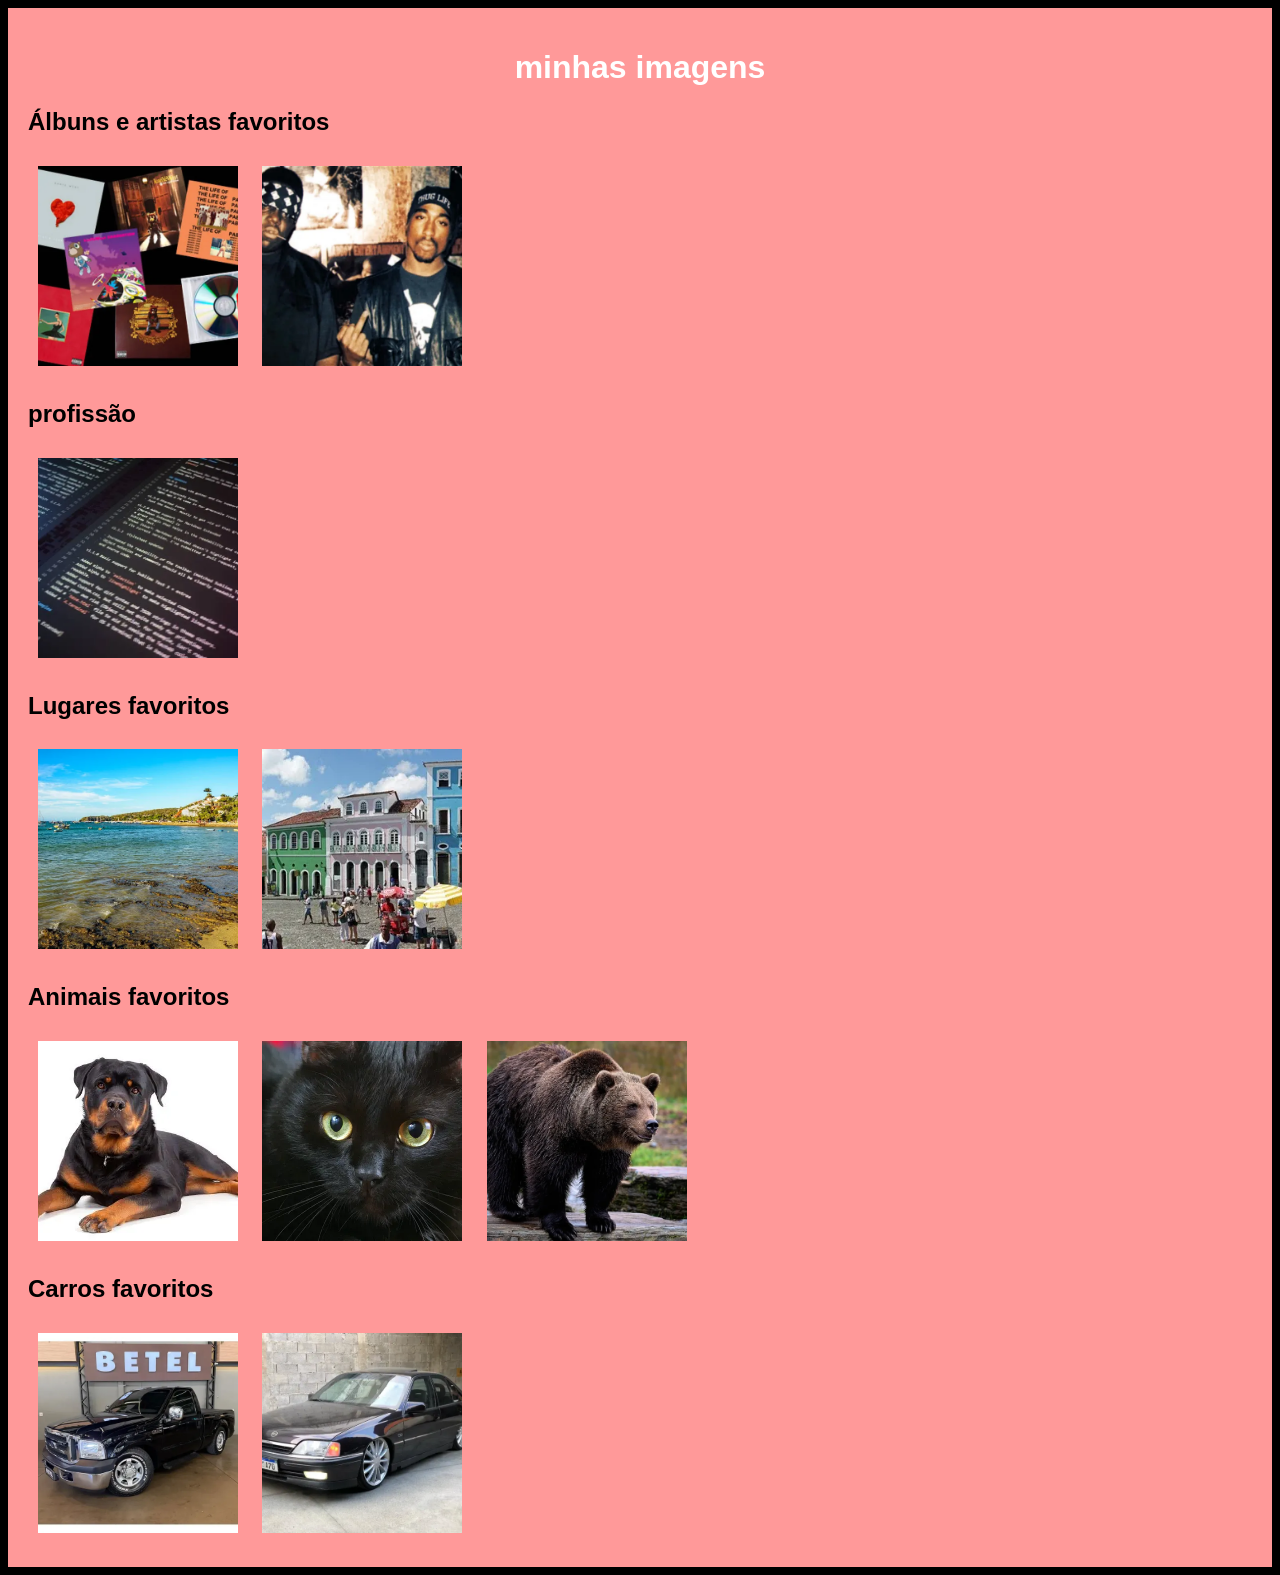
<file: index.html>
<!DOCTYPE html>
<html lang="en">
<head>
    <meta charset="UTF-8">
    <meta name="viewport" content="width=device-width, initial-scale=1.0">
    <title>papo coeca</title>
    <link rel="stylesheet" href="./assents/css/style.css">
</head>
<body>
    <main>
        
        <h1>minhas imagens</h1>

        <section id="albuns">
            <div class="section-header">
                <h2>Álbuns e artistas favoritos</h2>
            </div>
            <div class="imagens">
                <img src="./assents/img/albuns0.webp" alt="imagem 1">
                <img src="./assents/img/the-boys.webp" alt="imagem 2">
            </div>
        </section>

         <section id="profissao">
            <div class="section-header">
                <h2>profissão</h2>
            </div>
            <div class="imagens">
                <img src="./assents/img/software.webp" alt="imagem 3">
            </div>
        </section>

        <section id="lugares">
            <div class="section-header">
                <h2>Lugares favoritos</h2>
            </div>
            <div class="imagens">
                <img src="./assents/img/rj.webp" alt="imagem 4">
                <img src="./assents/img/ba.webp" alt="imagem 5">
            </div>
        </section>

        <section id="animais">
            <div class="section-header">
                <h2>Animais favoritos</h2>
            </div>
            <div class="imagens">
                <img src="./assents/img/dog.webp" alt="imagem 6">
                <img src="./assents/img/cat.webp" alt="imagem 7">
                <img src="./assents/img/urso.webp" alt="imagem 8">
            </div>
        </section>

        <section id="carros">
            <div class="section-header">
                <h2>Carros favoritos</h2>
            </div>
            <div class="imagens">
                <img src="./assents/img/car2.webp" alt="imagem 9">
                <img src="./assents/img/car.webp" alt="imagem 10">
            </div>
        </section>
    </main>
</body>
</html>
</file>
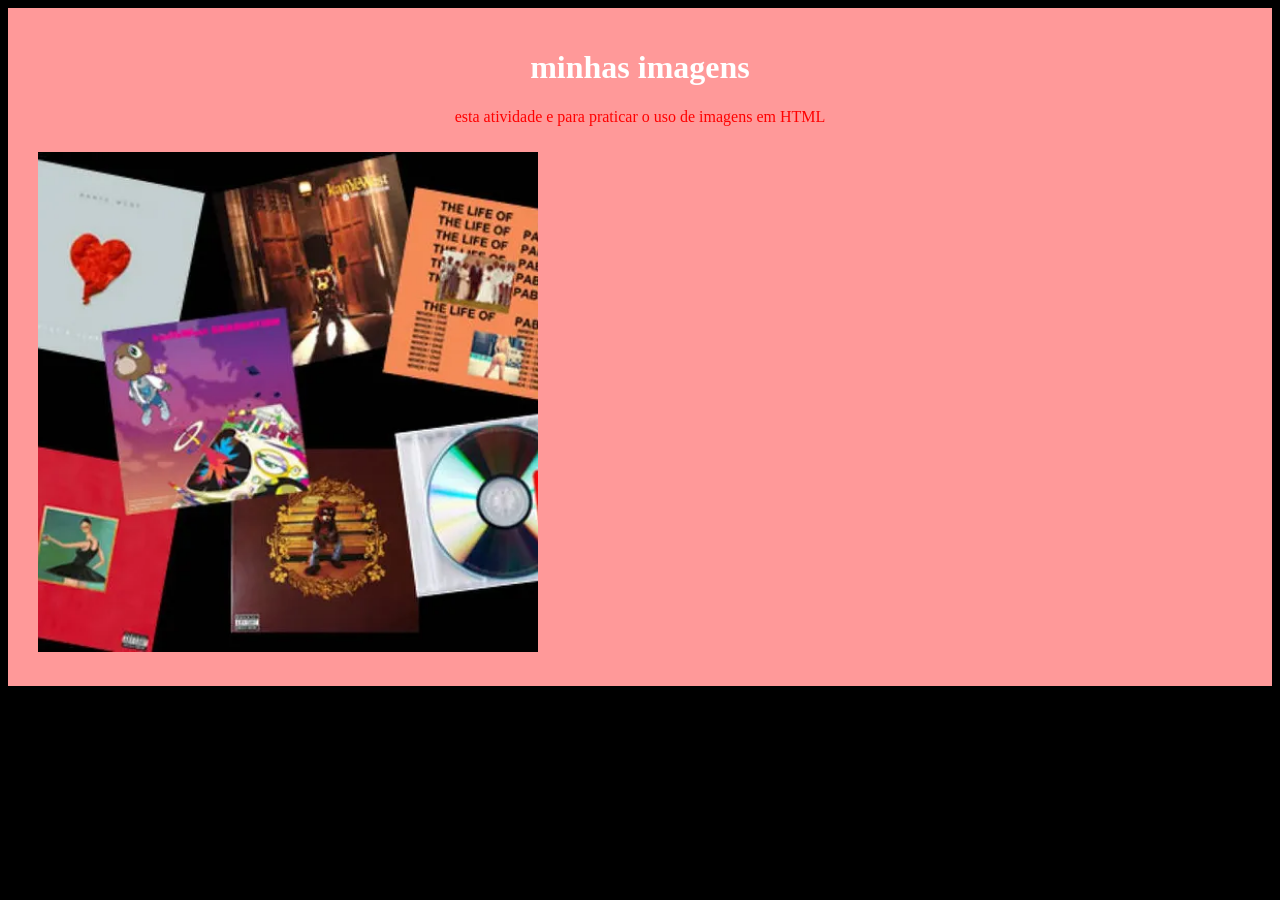
<file: atividade5/index.html>
<!DOCTYPE html>
<html lang="en">
<head>
    <meta charset="UTF-8">
    <meta name="viewport" content="width=device-width, initial-scale=1.0">
    <title>Atividade</title>
    <link rel="stylesheet" href="bonito.css">
</head>
<body>
    <main>
        
        <h1>minhas imagens</h1>

        <p>esta atividade e para praticar o uso de imagens em HTML</p>

        <img src="../assents/img/albuns0.webp" alt="imagem 1">
    
    </main>
</body>
</html>
</file>
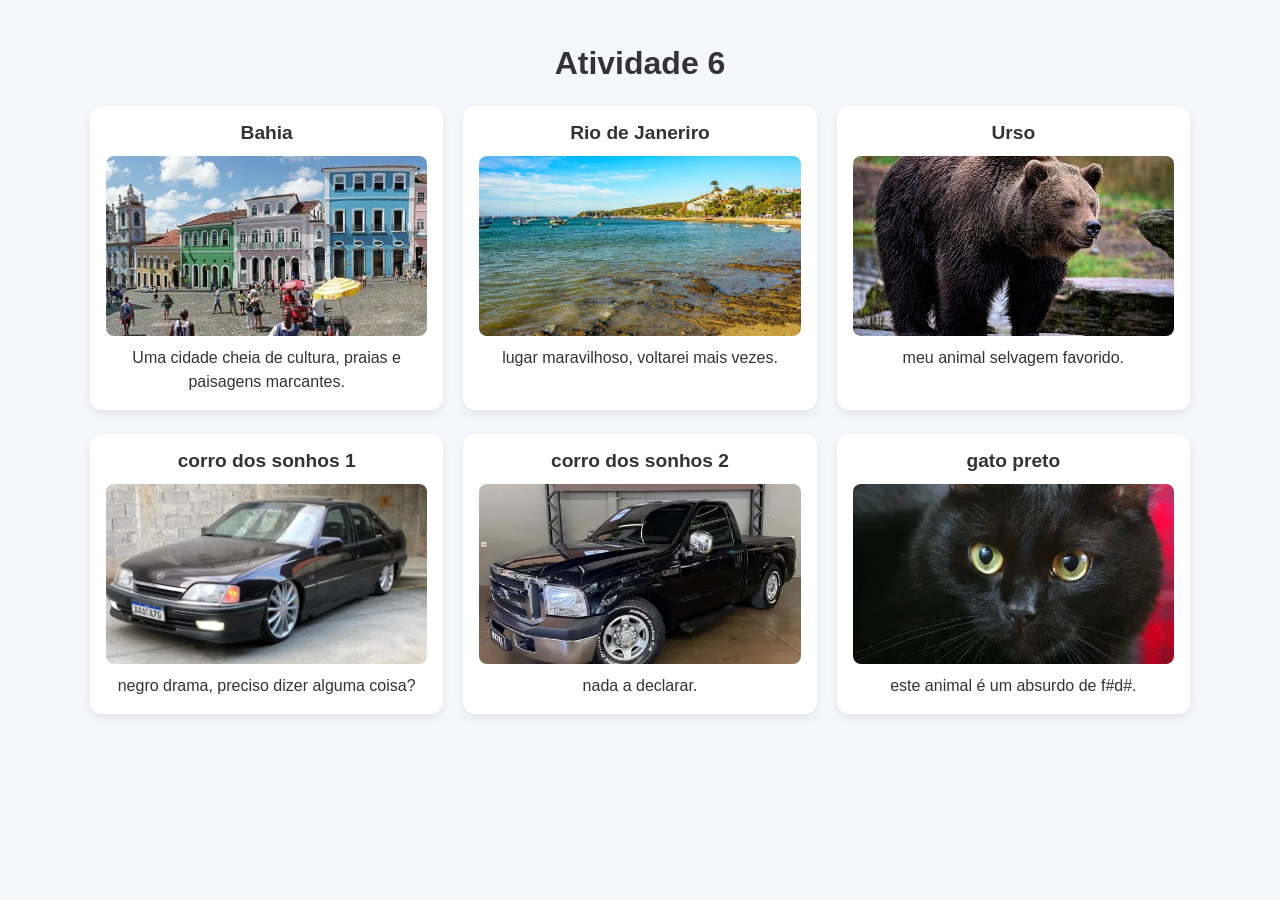
<file: atividade6/index.html>
<!DOCTYPE html>
<html lang="pt-BR">

<head>
    <meta charset="UTF-8">
    <meta name="viewport" content="width=device-width, initial-scale=1.0">
    <title>Atividade 6</title>
    <link rel="stylesheet" href="style.css">
</head>

<body>
    <h1>Atividade 6</h1>

    <div id="container1" class="linha">
        <section class="lugares">
            <div class="section-header">
                <h2>Bahia</h2>
            </div>
            <div class="imagens">
                <img src="../assents/img/ba.webp" alt="Praia">
                <p>Uma cidade cheia de cultura, praias e paisagens marcantes.</p>
            </div>
        </section>

        <section class="lugares">
            <div class="section-header">
                <h2>Rio de Janeriro</h2>
            </div>
            <div class="imagens">
                <img src="../assents/img/rj.webp" alt="Rio de Janeiro">
                <p>lugar maravilhoso, voltarei mais vezes.</p>
            </div>
        </section>

        <section class="lugares">
            <div class="section-header">
                <h2>Urso</h2>
            </div>
            <div class="imagens">
                <img src="../assents/img/urso.webp" alt="Montanha">
                <p>meu animal selvagem favorido.</p>
            </div>
        </section>
    </div>

    <div id="container2" class="linha">
        <section class="lugares">
            <div class="section-header">
                <h2>corro dos sonhos 1</h2>
            </div>
            <div class="imagens">
                <img src="../assents/img/car.webp" alt="Parque">
                <p>negro drama, preciso dizer alguma coisa?</p>
            </div>
        </section>

        <section class="lugares">
            <div class="section-header">
                <h2>corro dos sonhos 2</h2>
            </div>
            <div class="imagens">
                <img src="../assents/img/car2.webp" alt="Cidade">
                <p>nada a declarar.</p>
            </div>
        </section>

        <section class="lugares">
            <div class="section-header">
                <h2>gato preto</h2>
            </div>
            <div class="imagens">
                <img src="../assents/img/cat.webp" alt="Café">
                <p>este animal é um absurdo de f#d#.</p>
            </div>
        </section>
    </div>
</body>

</html>
</file>
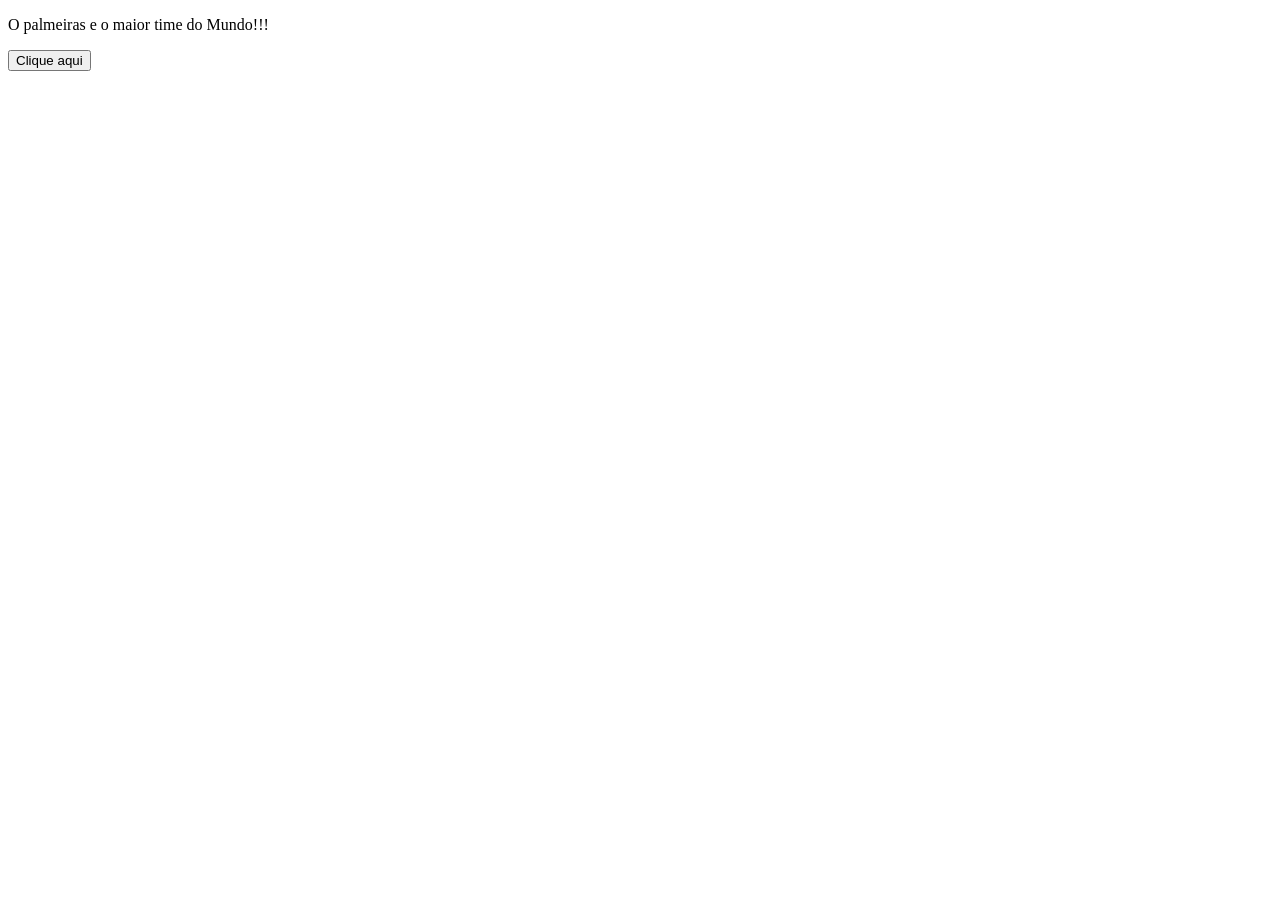
<file: dia17/index.html>
<!DOCTYPE html>
<html lang="en">

<head>
    <meta charset="UTF-8">
    <meta name="viewport" content="width=device-width, initial-scale=1.0">
    <title>Document</title>
</head>

<body>

    <p id="mensagem">
        O palmeiras e o maior time do Mundo!!! 
    </p>

    <button id="botao">Clique aqui</button>

    <script src="index.js"></script>
</body>

</html>
</file>
<file: assents/css/style.css>
body {
    font-family: Arial, sans-serif;
    background-color: #000000;

}

main{
    background-color: #ff9999;
    padding: 20px;
}

h1 {
    text-align: center;
    color: #fff;
    
}

main img {
    width: 200px;
    height: 200px;
    object-fit: cover;
    margin: 10px;
}
</file>
<file: atividade5/bonito.css>
body{
    background-color: #000000;
    
}

main{
    background-color: #ff9999;
    padding: 20px;
}

h1{
    text-align: center;
    color: #fff;
}

p{
    text-align: center;
    color: #ff0000;
}

img{
    width: 500px;
    height: 500px;
    object-fit: cover;
    margin: 10px;
}
</file>
<file: atividade6/style.css>
* {
    box-sizing: border-box;
}

body {
    font-family: Arial, sans-serif;
    margin: 0;
    padding: 24px;
    background: #f5f7fb;
    color: #333;
}

h1 {
    text-align: center;
    margin-bottom: 24px;
}

.linha {
    display: grid;
    grid-template-columns: repeat(3, minmax(0, 1fr));
    gap: 20px;
    max-width: 1100px;
    margin: 0 auto 24px;
}

.lugares {
    background: #fff;
    border-radius: 12px;
    padding: 16px;
    box-shadow: 0 4px 10px rgba(0, 0, 0, 0.08);
}

.section-header h2 {
    margin: 0 0 12px;
    font-size: 1.2rem;
    text-align: center;
}

.imagens img {
    width: 100%;
    height: 180px;
    object-fit: cover;
    border-radius: 8px;
    display: block;
    margin-bottom: 10px;
}

.imagens p {
    margin: 0;
    line-height: 1.5;
    text-align: center;
}
</file>
